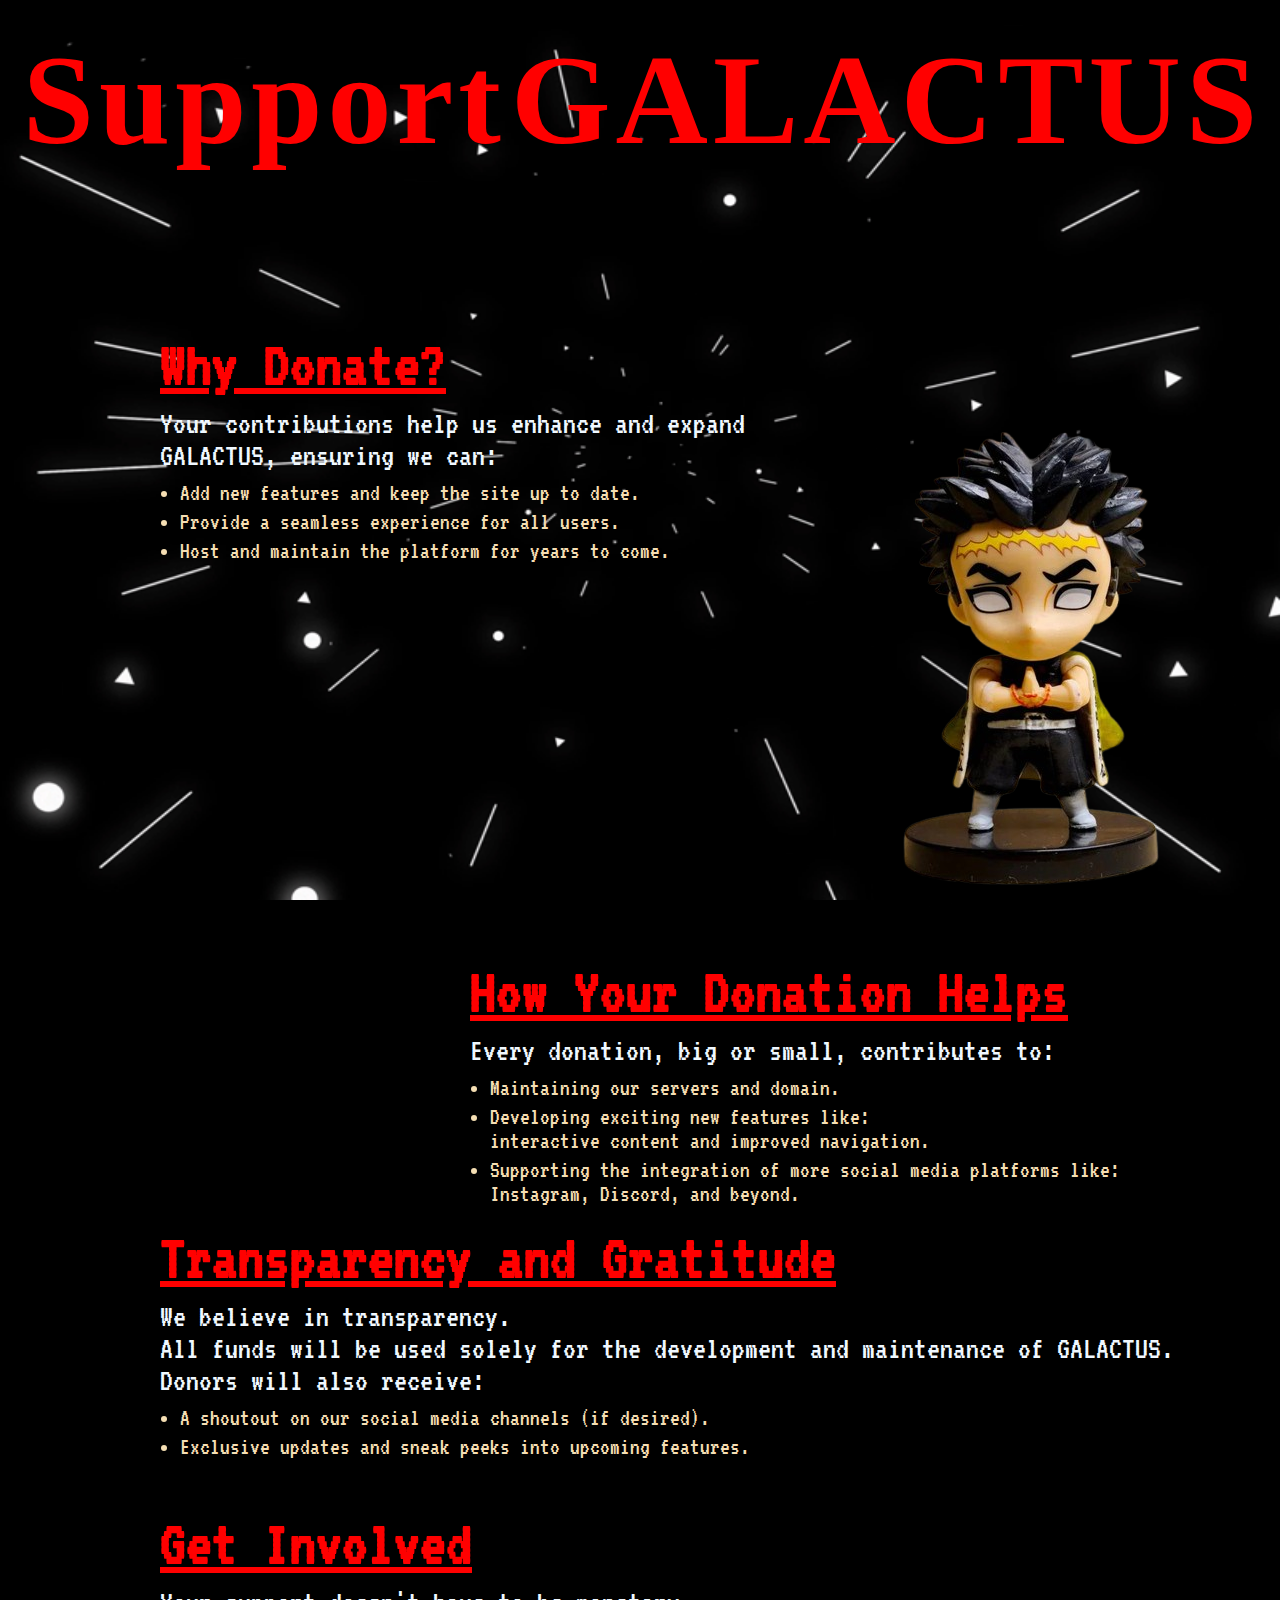
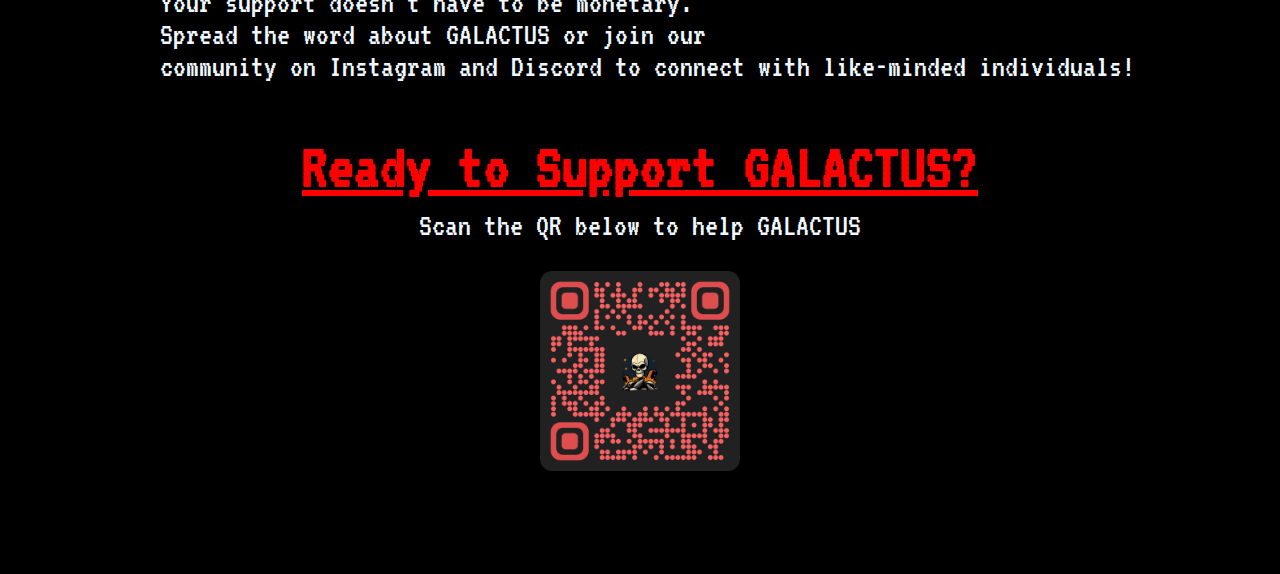
<file: donate.html>
<!DOCTYPE html>
<html lang="en">
<head>
  <meta charset="UTF-8">
  <meta name="viewport" content="width=device-width, initial-scale=1.0">
  <title>Support GALACTUS</title>
  <link href="images/galactus_favicon copy.png" rel="icon" type="image/png">
  <style>
    @import url('https://fonts.googleapis.com/css2?family=Cinzel:wght@400..900&family=Jaro:opsz@6..72&family=VT323&display=swap');
    @font-face {
    font-family: Myfont3;
    src: url(fonts/Arcanum_Order.ttf);
}


@font-face {
    font-family: Myfont2;
    src: url(fonts/StoneWalls.ttf);
}
    body {
      background-color: black;
      margin: 0;
      background-image: url(images//support1.gif);
      background-repeat: no-repeat; background-attachment: fixed;background-size: 100% 100%;
      color: red;
      flex-direction: column;
      align-items: center;
      justify-content: flex-start;
    }
    h2{
        color:red;
        font-size: 4rem;
    }

    p{
        color:aliceblue;
        font-size: 2rem;
    }
    ul{
        color:wheat;
        font-size: 1.5rem;
    }
    .div1,.div2,.div3,.div4,.div5{
        font-family: VT323;
       
    }
    .div1{
        margin-left: 10rem;
        /* font-size: 30px; */
    }
    .div2{
        float: right;
        margin-right: 10rem;
    }
    .div4{
      margin-left: 10rem;
        
    }
    .div3{
        margin-top: 25rem;
        margin-left: 10rem;

    }
    .div5{
      text-align: center;
    }

    /* Animated Header Section */
    .header {
      display: flex;
      justify-content: center;
      align-items: center;
      height: 40vh;
      font-size: 8rem;
      font-weight: bold;
      margin: 20px 0;
      margin-top: -80px;
    }

    .text-container {
      display: flex;
      flex-wrap: wrap;
      gap: 5px;
    }

    .letter {
      display: inline-block;
      animation: changeFont 4s infinite;
    }

    .letter:nth-child(1) { animation-delay: 0s; }
    .letter:nth-child(2) { animation-delay: 0.6s; }
    .letter:nth-child(3) { animation-delay: 0.8s; }
    .letter:nth-child(4) { animation-delay: 1s; }
    .letter:nth-child(5) { animation-delay: 1.2s; }
    .letter:nth-child(6) { animation-delay: 1.4s; }
    .letter:nth-child(7) { animation-delay: 1.6s; }
    .letter:nth-child(8) { animation-delay: 1.8s; }
    .letter:nth-child(9) { animation-delay: 2s; }
    .letter:nth-child(10) { animation-delay: 2.2s; }
    .letter:nth-child(11) { animation-delay: 2.4s; }
    .letter:nth-child(12) { animation-delay: 2.6s; }
    .letter:nth-child(13) { animation-delay: 2.8s; }
    .letter:nth-child(14) { animation-delay: 3s; }

    @keyframes changeFont {
      0% { font-family: "Courier New", monospace; }
      25% { font-family: "Arial", sans-serif; }
      50% { font-family: VT323; }
      75% { font-family: Myfont3; }
      100% { font-family: Myfont2; }
    }

  
    h2 {
      margin-bottom: 10px;
      text-decoration: underline;
    }

    p {
      margin: 10px 0;
    }

    ul {
      margin: 10px 0 20px;
      padding-left: 20px;
    }

    ul li {
      margin: 5px 0;
    }

    .section {
      margin-top: 20px;
    }
  </style>
</head>
<body>
  <!-- Animated Header -->
  <div class="header">
    <div class="text-container">
      <div class="letter">S</div>
      <div class="letter">u</div>
      <div class="letter">p</div>
      <div class="letter">p</div>
      <div class="letter">o</div>
      <div class="letter">r</div>
      <div class="letter">t</div>
      <div class="letter"> </div>
      <div class="letter">G</div>
      <div class="letter">A</div>
      <div class="letter">L</div>
      <div class="letter">A</div>
      <div class="letter">C</div>
      <div class="letter">T</div>
      <div class="letter">U</div>
      <div class="letter">S</div>
    </div>
  </div>


    <div class="div1">
      <h2>Why Donate?</h2>
      <img src="images//action figure1.png" style="float:right;">
      <p>Your contributions help us enhance and expand GALACTUS, ensuring we can:</p>
      <ul>
        <li>Add new features and keep the site up to date.</li>
        <li>Provide a seamless experience for all users.</li>
        <li>Host and maintain the platform for years to come.</li>
      </ul>
    </div>

    <div class="div2">
      <h2>How Your Donation Helps</h2>
      <p>Every donation, big or small, contributes to:</p>
      <ul>
        <li>Maintaining our servers and domain.</li>
        <li>Developing exciting new features like:<br>interactive content and improved navigation.</li>
        <li>Supporting the integration of more social media platforms like:<br>Instagram, Discord, and beyond.</li>
      </ul>
    </div>

    <div class="div3">
      <h2>Transparency and Gratitude</h2>
      <p>We believe in transparency.<br>All funds will be used solely for the development and maintenance of GALACTUS.<br>Donors will also receive:</p>
      <ul>
        <li>A shoutout on our social media channels (if desired).</li>
        <li>Exclusive updates and sneak peeks into upcoming features.</li>
      </ul>
    </div>
    
    <div class="div4">
      <h2>Get Involved</h2>
      <p>Your support doesn't have to be monetary.<br>Spread the word about GALACTUS or join our<br>community on Instagram and Discord to connect with like-minded individuals!</p>
    </div>
    <div class="div5">
      <h2>Ready to Support GALACTUS?</h2>
      <p>Scan the QR below to help GALACTUS</p>
      <img src="images//URL QR Code.png" style="height:200px;width: 200px; margin: 20px;">
    </div>
    

</body>
</html>
</file>
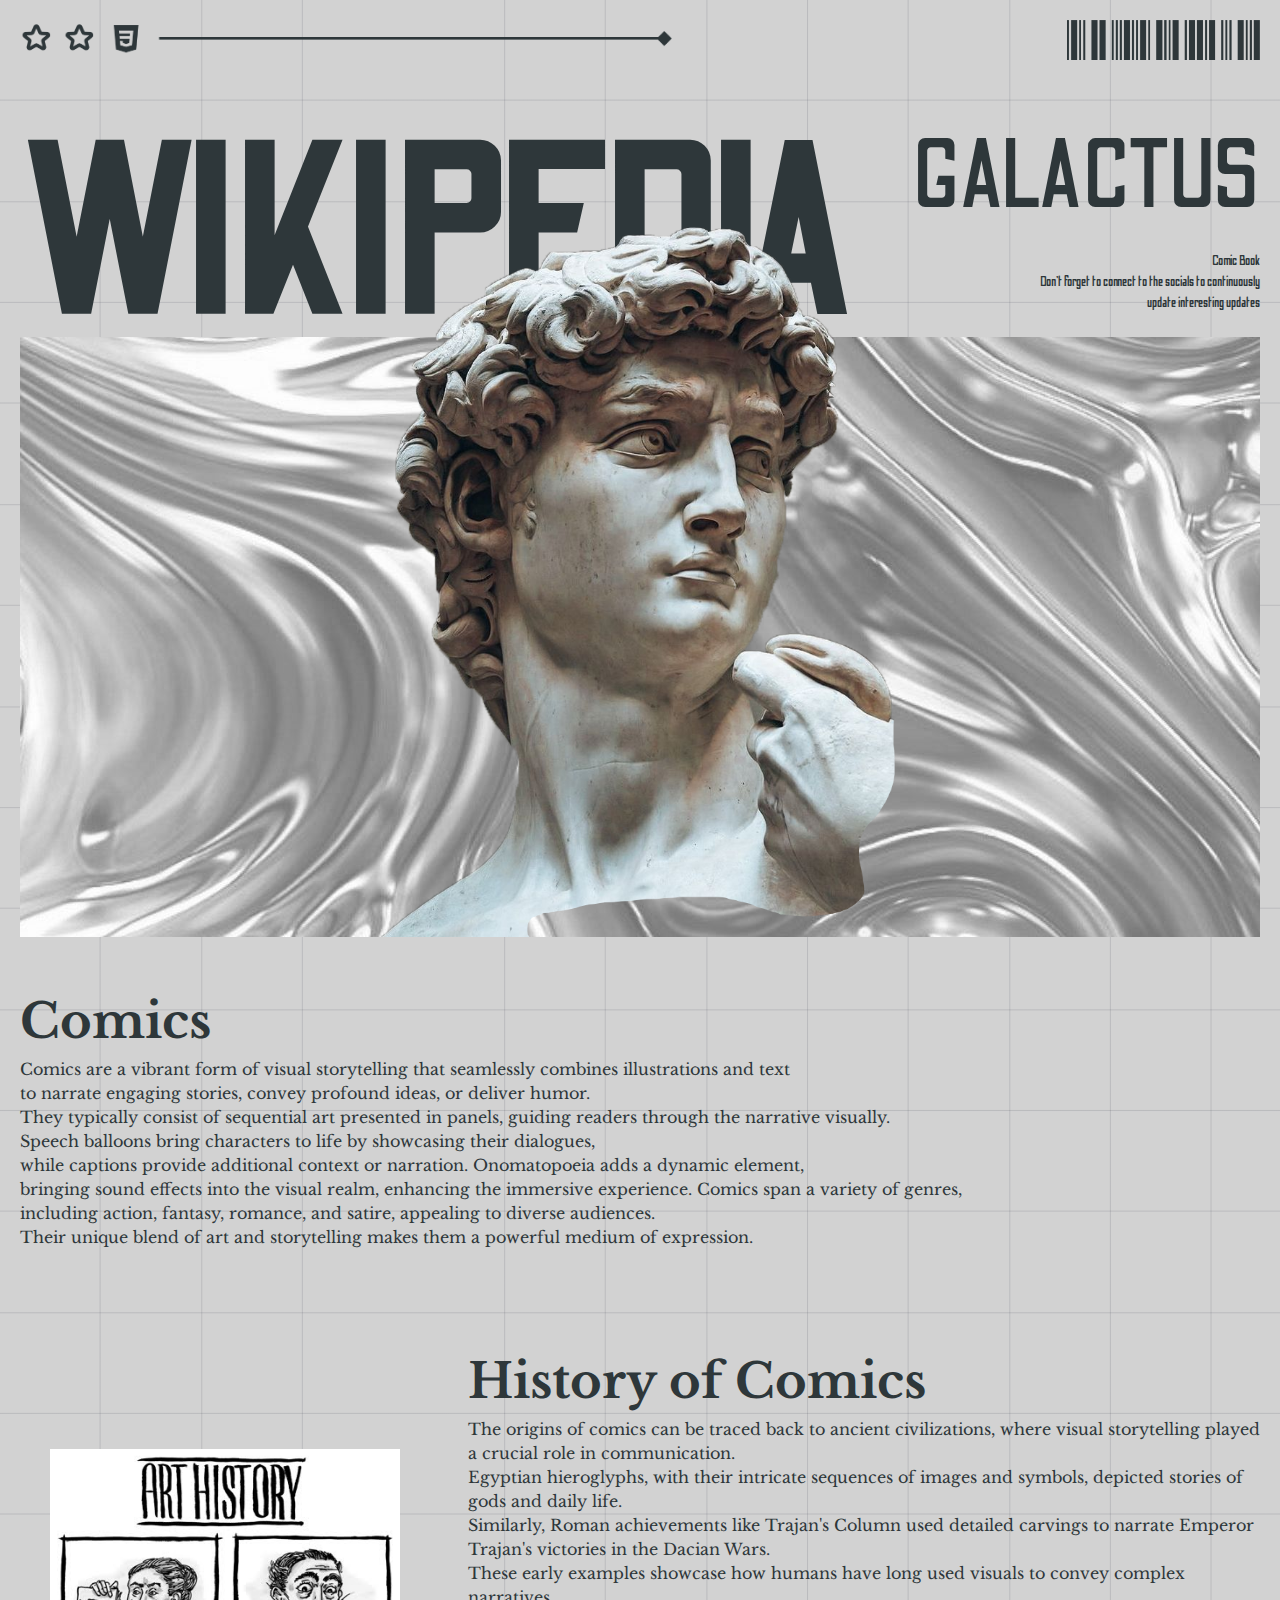
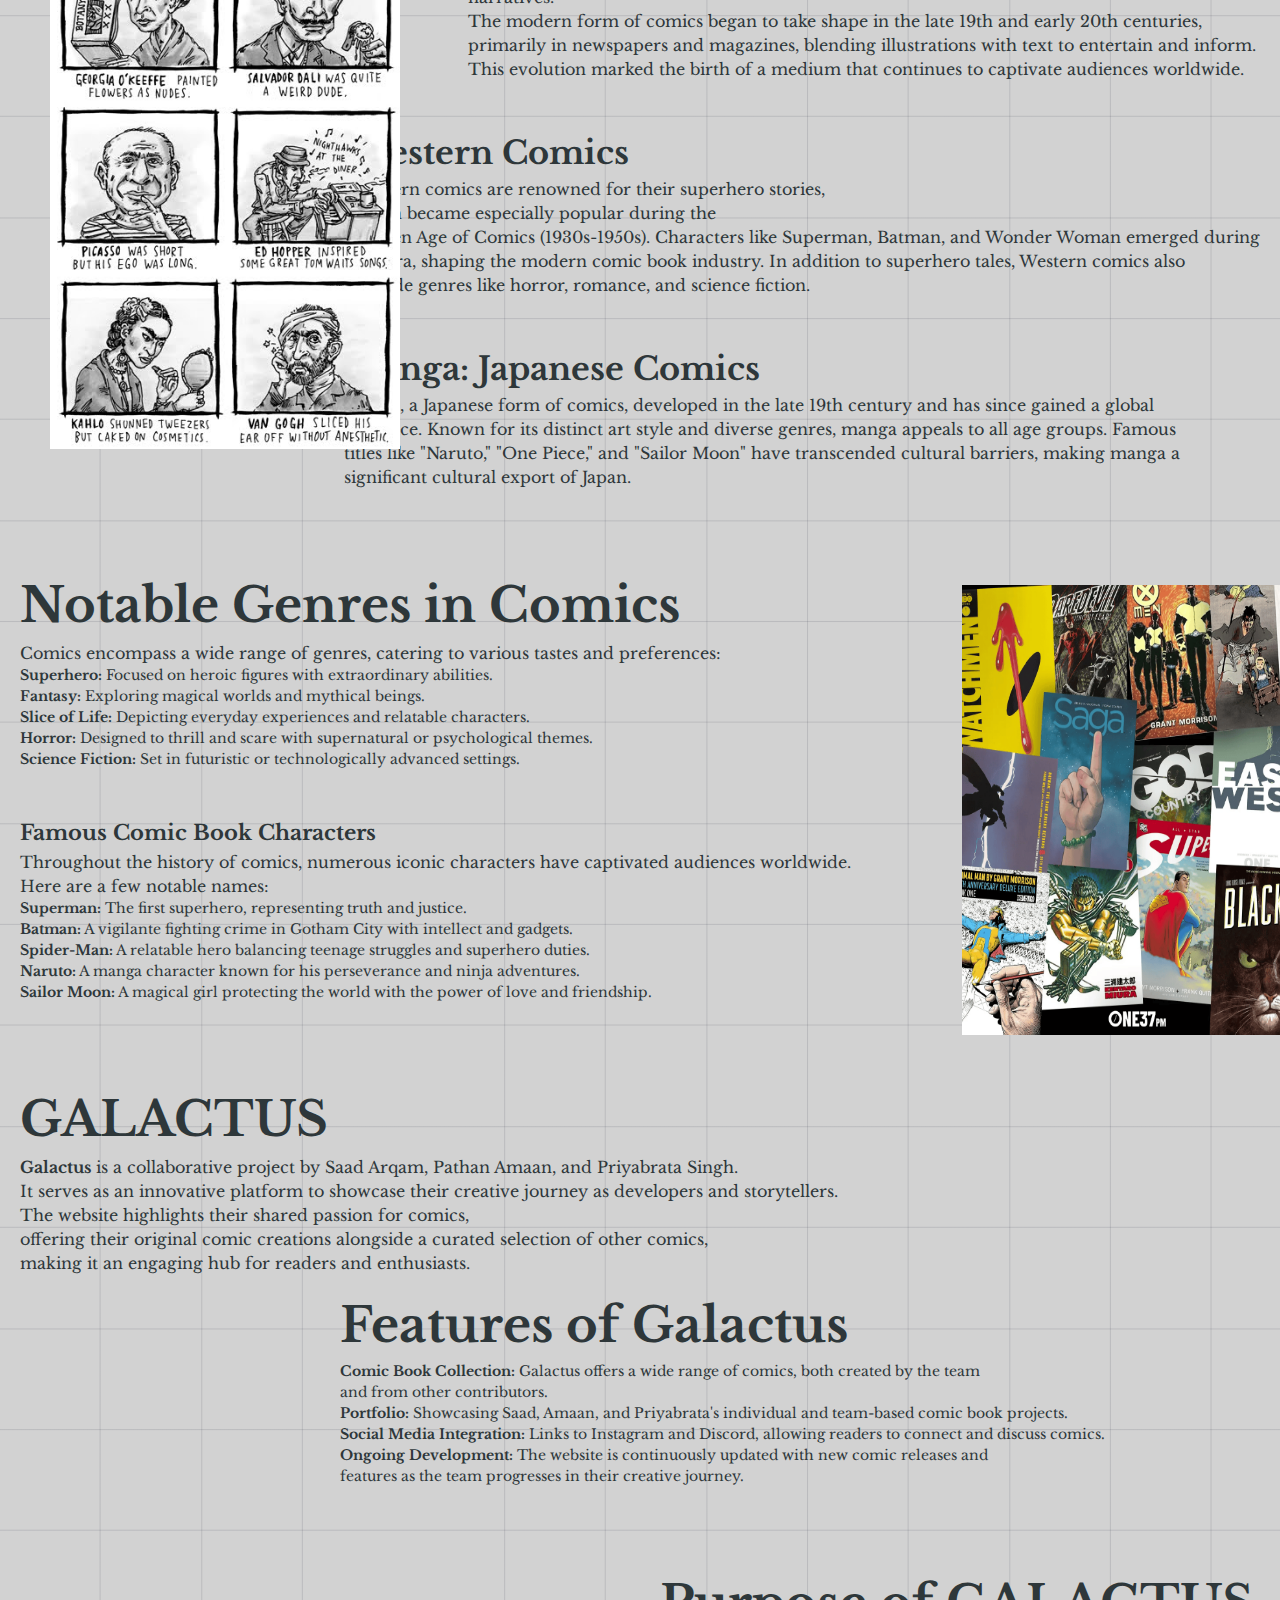
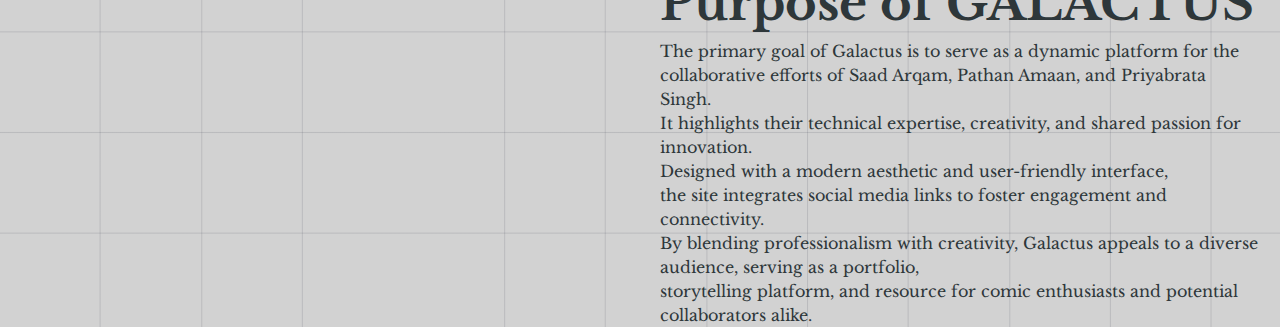
<file: wikipedia.html>
<!DOCTYPE html>
<html lang="en">
<head>
    <meta charset="UTF-8">
    <meta name="viewport" content="width=device-width, initial-scale=1.0">
    <title>WIKIPEDIA</title>
    <link rel="stylesheet" href="wikepedia.css">
</head>
<body>
    <main>
        <header>
            <img src="images/5.png" alt="">
            <img src="images/6.png" alt="">
        </header>
        <section class="banner">
            <div class="content">
                <h1 class="left">WIKIPEDIA</h1>
                <div class="right">
                    <h2>GALACTUS</h2>
                    <p>Comic Book</p>
                    <p>Don't forget to connect to the socials to continuously
                        <br>update interesting updates</p>
                </div>
                <div class="image">
                    <img src="images//Untitled-1.png" alt="">
                </div>
            </div>
        </section>

        <section class="comics">
            <h1>Comics</h1>
            <p>Comics are a vibrant form of visual storytelling that seamlessly combines illustrations and text<br>
                 to narrate engaging stories, convey profound ideas, or deliver humor.<br>
                 They typically consist of sequential art presented in panels, guiding readers through the narrative visually.<br>
                 Speech balloons bring characters to life by showcasing their dialogues,<br>
                 while captions provide additional context or narration. Onomatopoeia adds a dynamic element,<br>
                 bringing sound effects into the visual realm, enhancing the immersive experience. Comics span a variety of genres,<br>
                 including action, fantasy, romance, and satire, appealing to diverse audiences.<br>
                 Their unique blend of art and storytelling makes them a powerful medium of expression.</p>
        </section>
        <img src="images/i.jpg" class="c">
        <section class="history">
            <h1>History of Comics</h1>
            <p>
                The origins of comics can be traced back to ancient civilizations, where visual storytelling played a crucial role in communication.<br>
                Egyptian hieroglyphs, with their intricate sequences of images and symbols, depicted stories of gods and daily life.
                <br> Similarly, Roman achievements like Trajan's Column used detailed carvings to narrate Emperor Trajan's victories in the Dacian Wars.
                <br> These early examples showcase how humans have long used visuals to convey complex narratives.
                <br> The modern form of comics began to take shape in the late 19th and early 20th centuries,<br>
                primarily in newspapers and magazines, blending illustrations with text to entertain and inform.
                <br> This evolution marked the birth of a medium that continues to captivate audiences worldwide.
            </p>
        </section>

        <section class="west">
            <h1>Western Comics</h1>
            <p>
                Western comics are renowned for their superhero stories,<br>
                which became especially popular during the <br>
                Golden Age of Comics (1930s-1950s). Characters like Superman, Batman, and Wonder Woman emerged during<br>
                this era, shaping the modern comic book industry. In addition to superhero tales, Western comics also<br>
                include genres like horror, romance, and science fiction.
            </p>
        </section>

        <section class="manga">
            <h1>Manga: Japanese Comics</h1>
            <p>
                Manga, a Japanese form of comics, developed in the late 19th century and has since gained a global<br>
                audience. Known for its distinct art style and diverse genres, manga appeals to all age groups. Famous<br>
                titles like "Naruto," "One Piece," and "Sailor Moon" have transcended cultural barriers, making manga a<br>
                significant cultural export of Japan.
            </p>
        </section>

        <img src="images/Genre (1).png" class="d">
        <section class="genre">
            <h1>Notable Genres in Comics</h1>
            <p>
                Comics encompass a wide range of genres, catering to various tastes and preferences:
            </p>
            <ul>
                <li><strong>Superhero:</strong> Focused on heroic figures with extraordinary abilities.</li>
                <li><strong>Fantasy:</strong> Exploring magical worlds and mythical beings.</li>
                <li><strong>Slice of Life:</strong> Depicting everyday experiences and relatable characters.</li>
                <li><strong>Horror:</strong> Designed to thrill and scare with supernatural or psychological themes.</li>
                <li><strong>Science Fiction:</strong> Set in futuristic or technologically advanced settings.</li>
            </ul>
        </section>

        <section class="character">
            <h2>Famous Comic Book Characters</h2>
            <p>
                Throughout the history of comics, numerous iconic characters have captivated audiences worldwide.<br> 
                Here are a few notable names:
            </p>
            <ul>
                <li><strong>Superman:</strong> The first superhero, representing truth and justice.</li>
                <li><strong>Batman:</strong> A vigilante fighting crime in Gotham City with intellect and gadgets.</li>
                <li><strong>Spider-Man:</strong> A relatable hero balancing teenage struggles and superhero duties.</li>
                <li><strong>Naruto:</strong> A manga character known for his perseverance and ninja adventures.</li>
                <li><strong>Sailor Moon:</strong> A magical girl protecting the world with the power of love and friendship.</li>
            </ul>
        </section>

        <section class="galactus">
            <h1>GALACTUS</h1>
            <p><strong>Galactus</strong> is a collaborative project by Saad Arqam, Pathan Amaan, and Priyabrata Singh.<br>
                It serves as an innovative platform to showcase their creative journey as developers and storytellers.<br>
                The website highlights their shared passion for comics,<br>
                offering their original comic creations alongside a curated selection of other comics,<br>
                making it an engaging hub for readers and enthusiasts.</p>
        </section>

       <section class="features">
            <h1>Features of Galactus</h1>
                <ul>
                    <li><strong>Comic Book Collection:</strong> Galactus offers a wide range of comics, both created by the team<br>
                        and from other contributors.</li>
                    <li><strong>Portfolio:</strong> Showcasing Saad, Amaan, and Priyabrata's individual and team-based comic book projects.</li>
                    <li><strong>Social Media Integration:</strong> Links to Instagram and Discord, allowing readers to connect 
                        and discuss comics.</li>
                    <li><strong>Ongoing Development:</strong> The website is continuously updated with new comic releases and<br>
                        features as the team progresses in their creative journey.</li>
                </ul>
        </section>

       <section class="purpose">
            <h1>Purpose of GALACTUS</h1>
            <p>The primary goal of Galactus is to serve as a dynamic platform for the collaborative efforts of Saad Arqam, Pathan Amaan, and Priyabrata Singh.<br>
                It highlights their technical expertise, creativity, and shared passion for innovation.<br>
                Designed with a modern aesthetic and user-friendly interface,<br>
                the site integrates social media links to foster engagement and connectivity.<br>
                By blending professionalism with creativity, Galactus appeals to a diverse audience, serving as a portfolio,<br>
                storytelling platform, and resource for comic enthusiasts and potential collaborators alike.</p>
        </section>

        <!-- <section class="conclusion">
            <h1>Conclusion</h1>
        <p>
            Comics, as a medium, have evolved significantly over time, offering a unique blend of art and narrative.<br>
            While traditional comics like superhero stories and manga remain beloved, modern creators<br>
            are redefining storytelling through innovative platforms like Galactus. This fusion of creativity and <br>
            technology ensures that the spirit of comics and visual storytelling remains alive in the digital age.
        </p>
        </section> -->

    </main>
</body>
</file>
<file: wikepedia.css>
@import url('https://fonts.googleapis.com/css2?family=Libre+Baskerville:ital,wght@0,400;0,700;1,400&family=Odibee+Sans&display=swap');
html, body{
    scroll-behavior: smooth;
}
body{
    background-color: #CBCBCB;
    margin: 0;
    font-size: 14px;
    color: #2E373A;
    font-family: "Libre Baskerville", sans-serif;
}
body{
    background-color: #D2D2D2;
    background-image:
    repeating-linear-gradient(
        to right, transparent 0 100px,
        #25283b22 100px 101px
    ),
    repeating-linear-gradient(
        to bottom, transparent 0 100px,
        #25283b22 100px 101px
    );
}
*{
    padding: 0;
    margin: 0;
    box-sizing: border-box;
    list-style: none;
}
main{
    width: min(1400px, 100vw);
    margin: auto;
    padding: 20px;
}
header{
    display: flex;
    justify-content: space-between;
    align-items: center;
    flex-wrap: wrap;
}
header img{
    height: 40px;
}
.banner .content{
    font-family: "Odibee Sans", sans-serif;
    display: flex;
    justify-content: space-between;
    align-items: center;
    flex-wrap: wrap;
}
.banner .content h1{
    font-size: 17em;
}
.banner .content .right{
    text-align: right;
    transform: translateY(-30px);
}
.banner .content .right h2{
    font-size: 7em;
    font-weight: 200;
}
.banner .image{
    width: 100%;
    height: 600px;
    background-image: url(images/banner.png);
    position: relative;
    margin-top: -5rem;
}
.banner .image img{
    position: absolute;
    height: 130%;
    left: 50%;
    transform: translateX(-50%);
    bottom: 0px;
}
.grid figure img{
    width: 100%;
}

section{
    line-height: 1.5;
}

.comics{
    float: left;
    margin-top: 3rem;
    
}
.comics h1{
    font-size: 3rem;
    font-family: "Libre Baskerville", sans-serif;
}
.comics p{
    font-size: 1rem;
}

.history{
    float: right;
    margin-top: 6rem;
    margin-left: 28rem;
}
.history h1{
    font-size: 3rem;
    font-family: "Libre Baskerville", sans-serif;
}
.history p{
    font-size: 1rem;
}
.west{
    float: right;
    margin-top: 3rem;
}
.west h1{
    font-size: 2rem;
    font-family: "Libre Baskerville", sans-serif;
}
.west p{
    font-size: 1rem;
}
.manga{
    float: right;
    margin-top: 3rem;
    margin-right: 80px;
}
.manga h1{
    font-size: 2rem;
    font-family: "Libre Baskerville", sans-serif;
}
.manga p{
    font-size: 1rem;
}
.genre{
    float: left;
    margin-top: 5rem;
}
.genre h1{
    font-size: 3rem;
    font-family: "Libre Baskerville", sans-serif;
}
.genre p{
    font-size: 1rem;
}

.character{
    float: left;
    margin-top: 3rem;
}
.character h1{
    font-size: 2rem;
    font-family: "Libre Baskerville", sans-serif;
}
.character p{
    font-size: 1rem;
}
.galactus{
    float: left;
    margin-top: 5rem;
    margin-right: 3.5rem;
    
}
.galactus h1{
    font-size: 3rem;
    font-family: "Libre Baskerville", sans-serif;
}
.galactus p{
    font-size: 1rem;
}
.features{
    /* float:right; */
    margin-top: 122rem;
    margin-left: 20rem;
}
.features h1{
    font-size: 3rem;
    font-family: "Libre Baskerville", sans-serif;
}
.features p{
    font-size: 1rem;
}
.purpose{
    margin-top: 5rem;
    margin-left: 40rem;
    float: right;
}
.purpose h1{
    font-size: 3rem;
    font-family: "Libre Baskerville", sans-serif;
}
.purpose p{
    font-size: 1rem;
}
.c{
    margin-top: 32rem;
    margin-left: -57rem;
    width: 350px;
    height: 600px;
    position:absolute;
}
.d{
    width: 350px;
    height: 450px;
    margin-top: 78rem;
    position: absolute;
}
</file>
